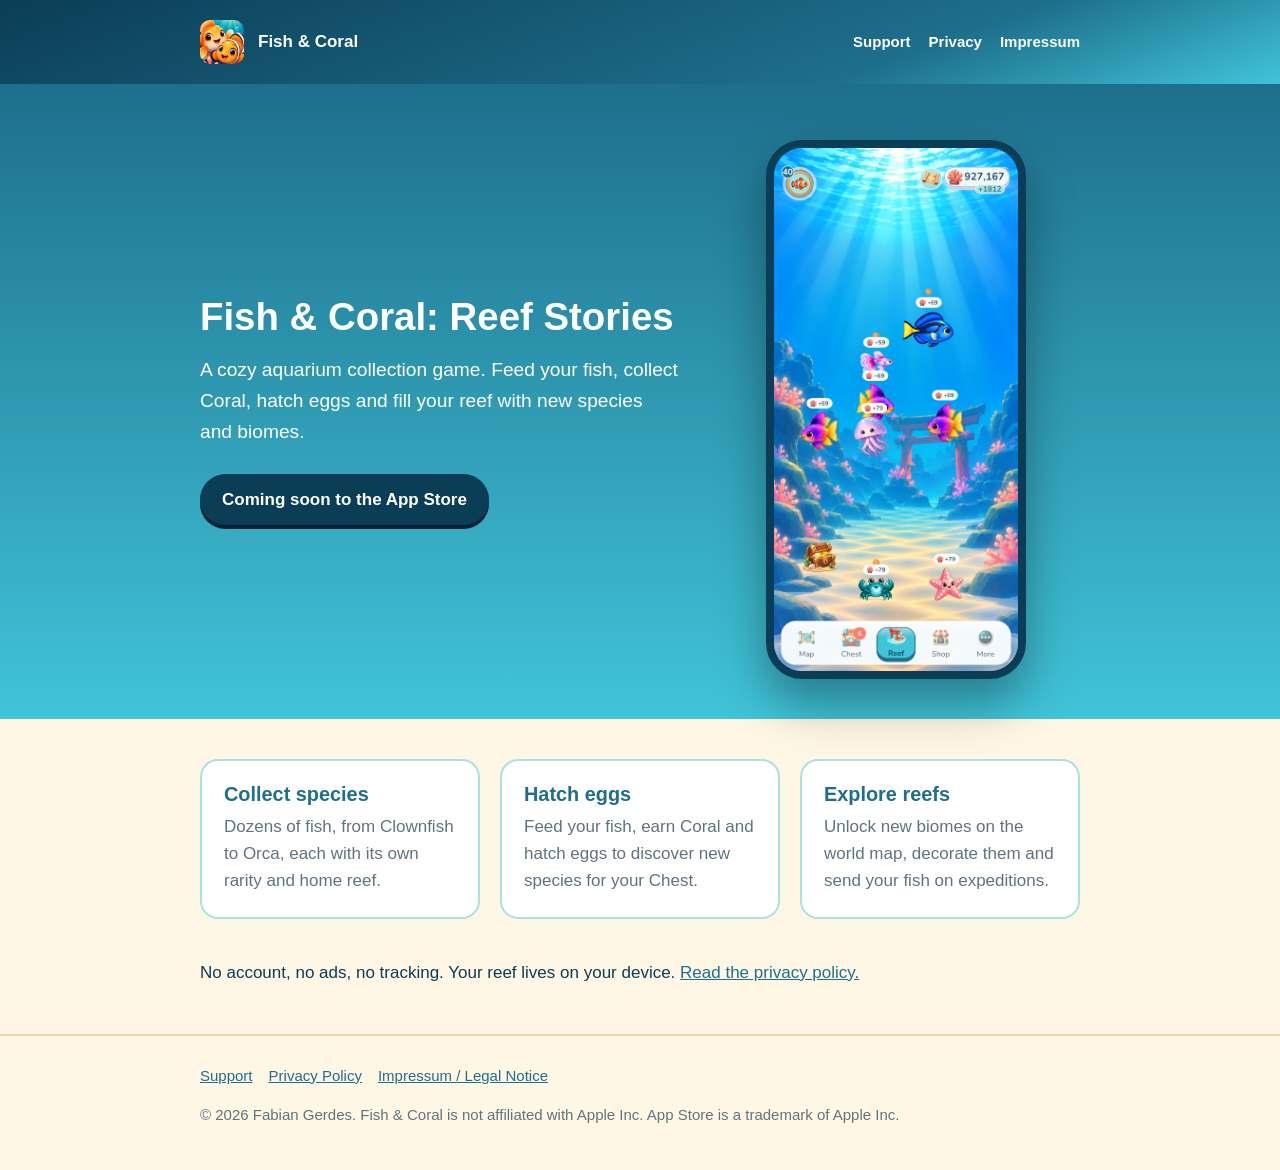
<file: index.html>
<!doctype html>
<html lang="en">
<head>
<meta charset="utf-8">
<meta name="viewport" content="width=device-width, initial-scale=1">
<title>Fish &amp; Coral: Reef Stories</title>
<meta name="description" content="A cozy aquarium collection game for iPhone. Feed your fish, collect Coral, hatch eggs and fill your reef with new species and biomes.">
<link rel="icon" href="assets/icon.png">
<link rel="stylesheet" href="style.css">
</head>
<body>
<header class="site"><div class="wrap">
  <img src="assets/icon.png" alt=""><a class="brand" href="index.html">Fish &amp; Coral</a>
  <nav><a href="support.html">Support</a><a href="privacy.html">Privacy</a><a href="impressum.html">Impressum</a></nav>
</div></header>

<section class="hero"><div class="wrap">
  <div>
    <h1>Fish &amp; Coral: Reef Stories</h1>
    <p class="lead">A cozy aquarium collection game. Feed your fish, collect Coral, hatch eggs and fill your reef with new species and biomes.</p>
    <!-- TODO: replace with the App Store badge + link once the app is live:
         <a class="btn" href="[APP-STORE-LINK]">Download on the App Store</a> -->
    <a class="btn soon" href="support.html">Coming soon to the App Store</a>
  </div>
  <img class="phone" src="assets/screenshot-reef.png" alt="Fish &amp; Coral reef screen with colourful fish swimming over coral">
</div></section>

<main class="wrap">
  <div class="features">
    <div class="card"><h3>Collect species</h3><p>Dozens of fish, from Clownfish to Orca, each with its own rarity and home reef.</p></div>
    <div class="card"><h3>Hatch eggs</h3><p>Feed your fish, earn Coral and hatch eggs to discover new species for your Chest.</p></div>
    <div class="card"><h3>Explore reefs</h3><p>Unlock new biomes on the world map, decorate them and send your fish on expeditions.</p></div>
  </div>
  <p>No account, no ads, no tracking. Your reef lives on your device. <a href="privacy.html">Read the privacy policy.</a></p>
</main>

<footer class="site"><div class="wrap">
  <nav><a href="support.html">Support</a><a href="privacy.html">Privacy Policy</a><a href="impressum.html">Impressum / Legal Notice</a></nav>
  <p>&copy; 2026 Fabian Gerdes. Fish &amp; Coral is not affiliated with Apple Inc. App Store is a trademark of Apple Inc.</p>
</div></footer>
</body>
</html>
</file>
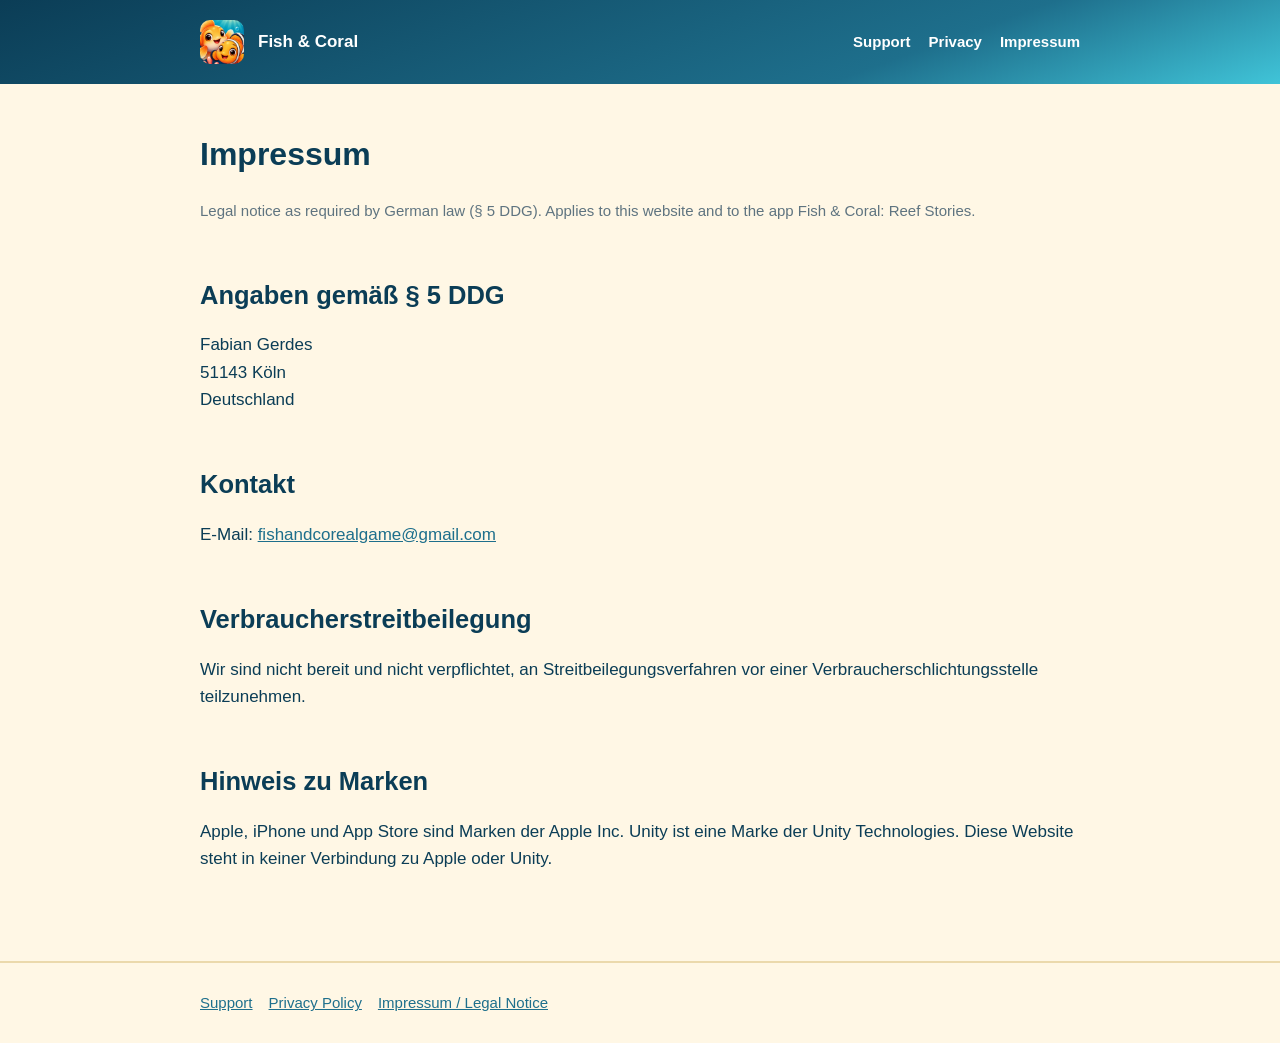
<file: impressum.html>
<!doctype html>
<html lang="de">
<head>
<meta charset="utf-8">
<meta name="viewport" content="width=device-width, initial-scale=1">
<title>Impressum – Fish &amp; Coral</title>
<link rel="icon" href="assets/icon.png">
<link rel="stylesheet" href="style.css">
</head>
<body>
<header class="site"><div class="wrap">
  <img src="assets/icon.png" alt=""><a class="brand" href="index.html">Fish &amp; Coral</a>
  <nav><a href="support.html">Support</a><a href="privacy.html">Privacy</a><a href="impressum.html">Impressum</a></nav>
</div></header>

<main class="wrap"><article>
<h1>Impressum</h1>
<p class="meta">Legal notice as required by German law (§ 5 DDG). Applies to this website and to the app Fish &amp; Coral: Reef Stories.</p>

<h2>Angaben gemäß § 5 DDG</h2>
<address>
  Fabian Gerdes<br>
  51143 Köln<br>
  Deutschland
</address>

<h2>Kontakt</h2>
<p>E-Mail: <a href="mailto:fishandcoralgame@gmail.com">fishandcorealgame@gmail.com</a></p>

<h2>Verbraucherstreitbeilegung</h2>
<p>Wir sind nicht bereit und nicht verpflichtet, an Streitbeilegungsverfahren vor einer Verbraucherschlichtungsstelle teilzunehmen.</p>

<h2>Hinweis zu Marken</h2>
<p>Apple, iPhone und App Store sind Marken der Apple Inc. Unity ist eine Marke der Unity Technologies. Diese Website steht in keiner Verbindung zu Apple oder Unity.</p>
</article></main>

<footer class="site"><div class="wrap">
  <nav><a href="support.html">Support</a><a href="privacy.html">Privacy Policy</a><a href="impressum.html">Impressum / Legal Notice</a></nav>
</div></footer>
</body>
</html>
</file>
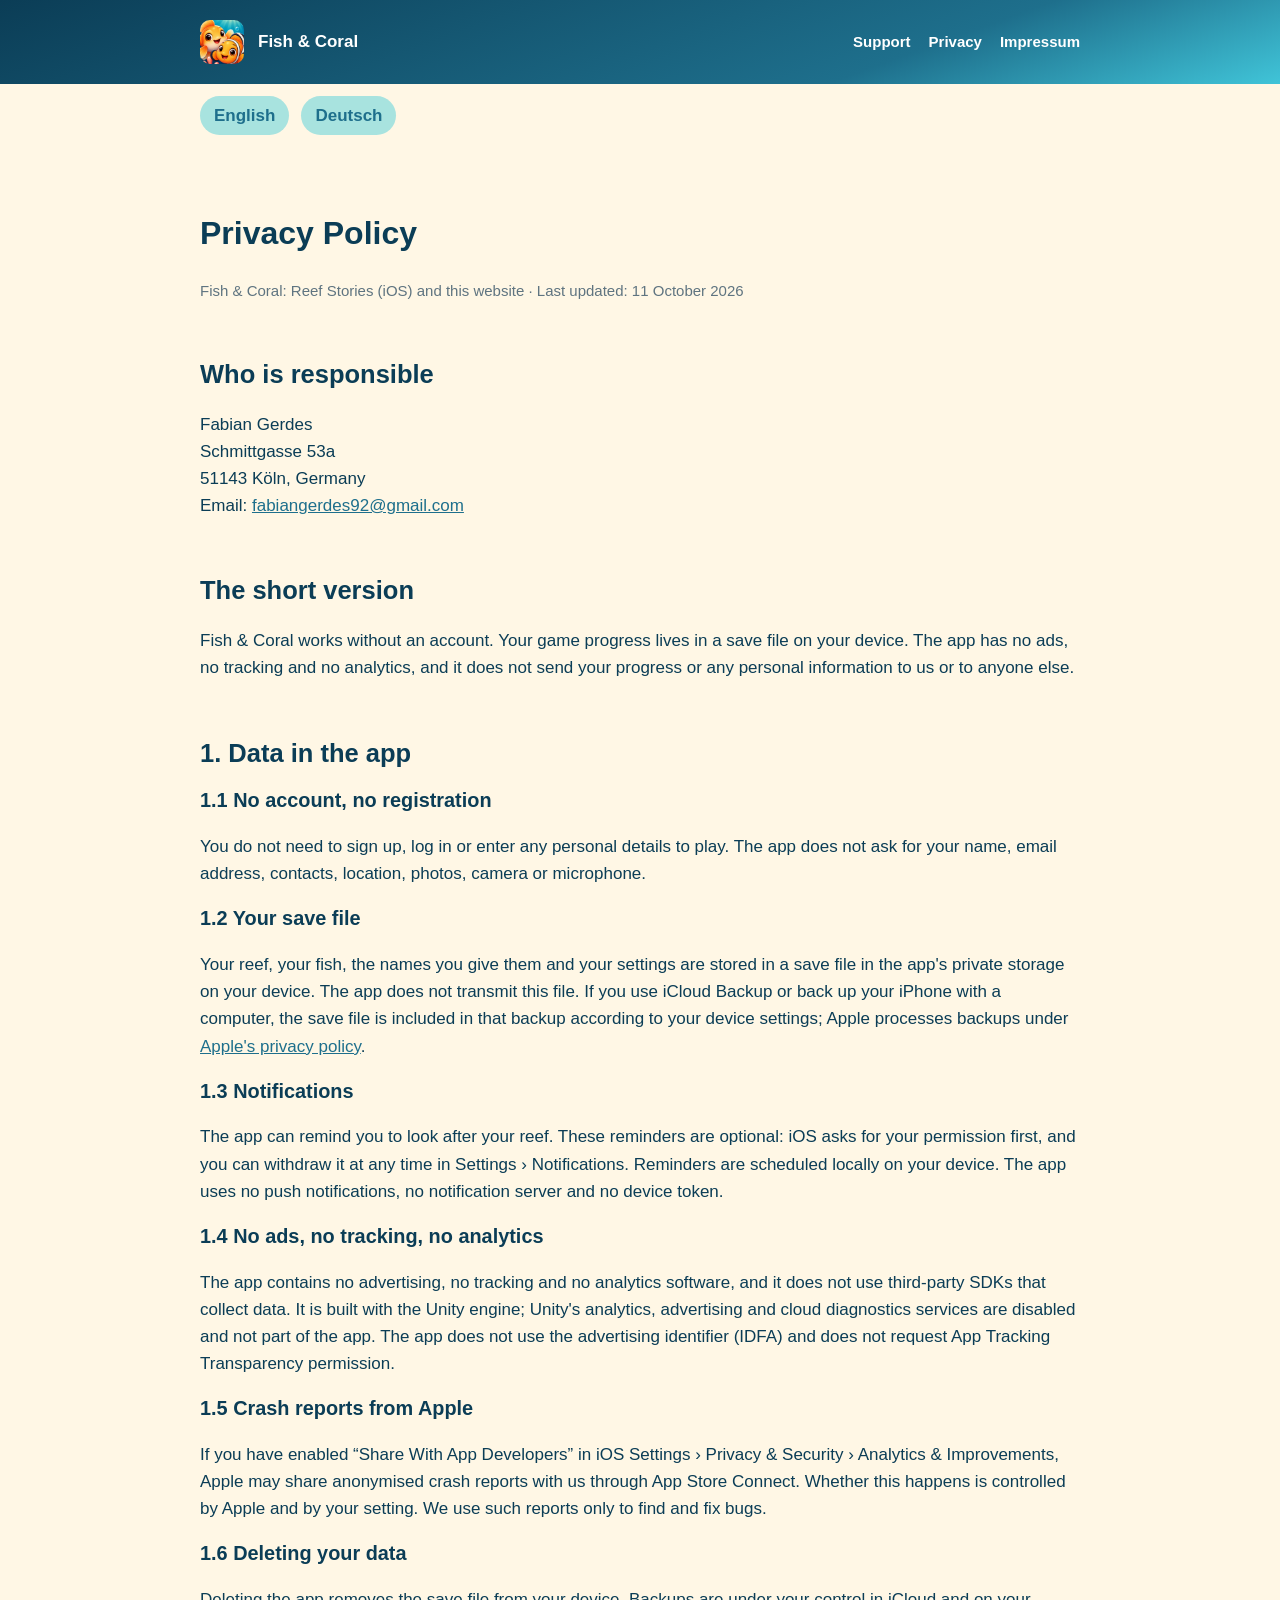
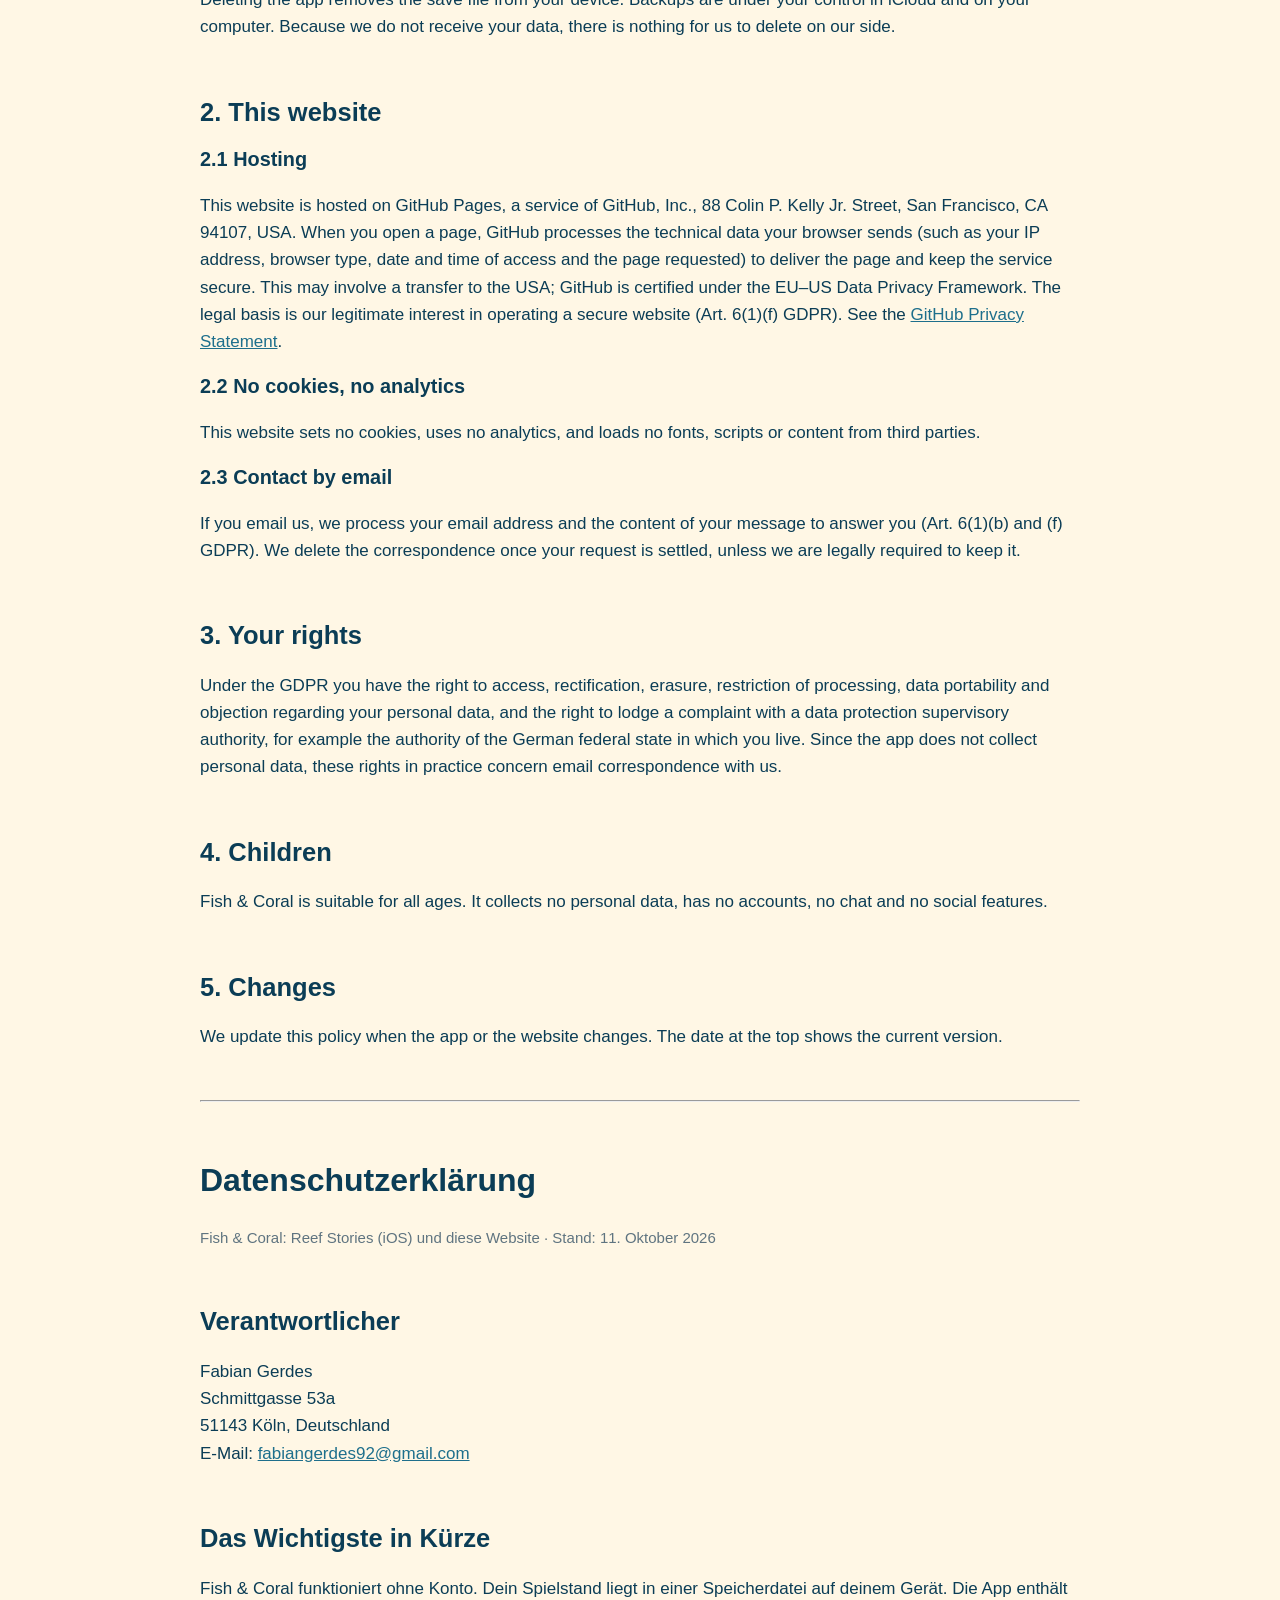
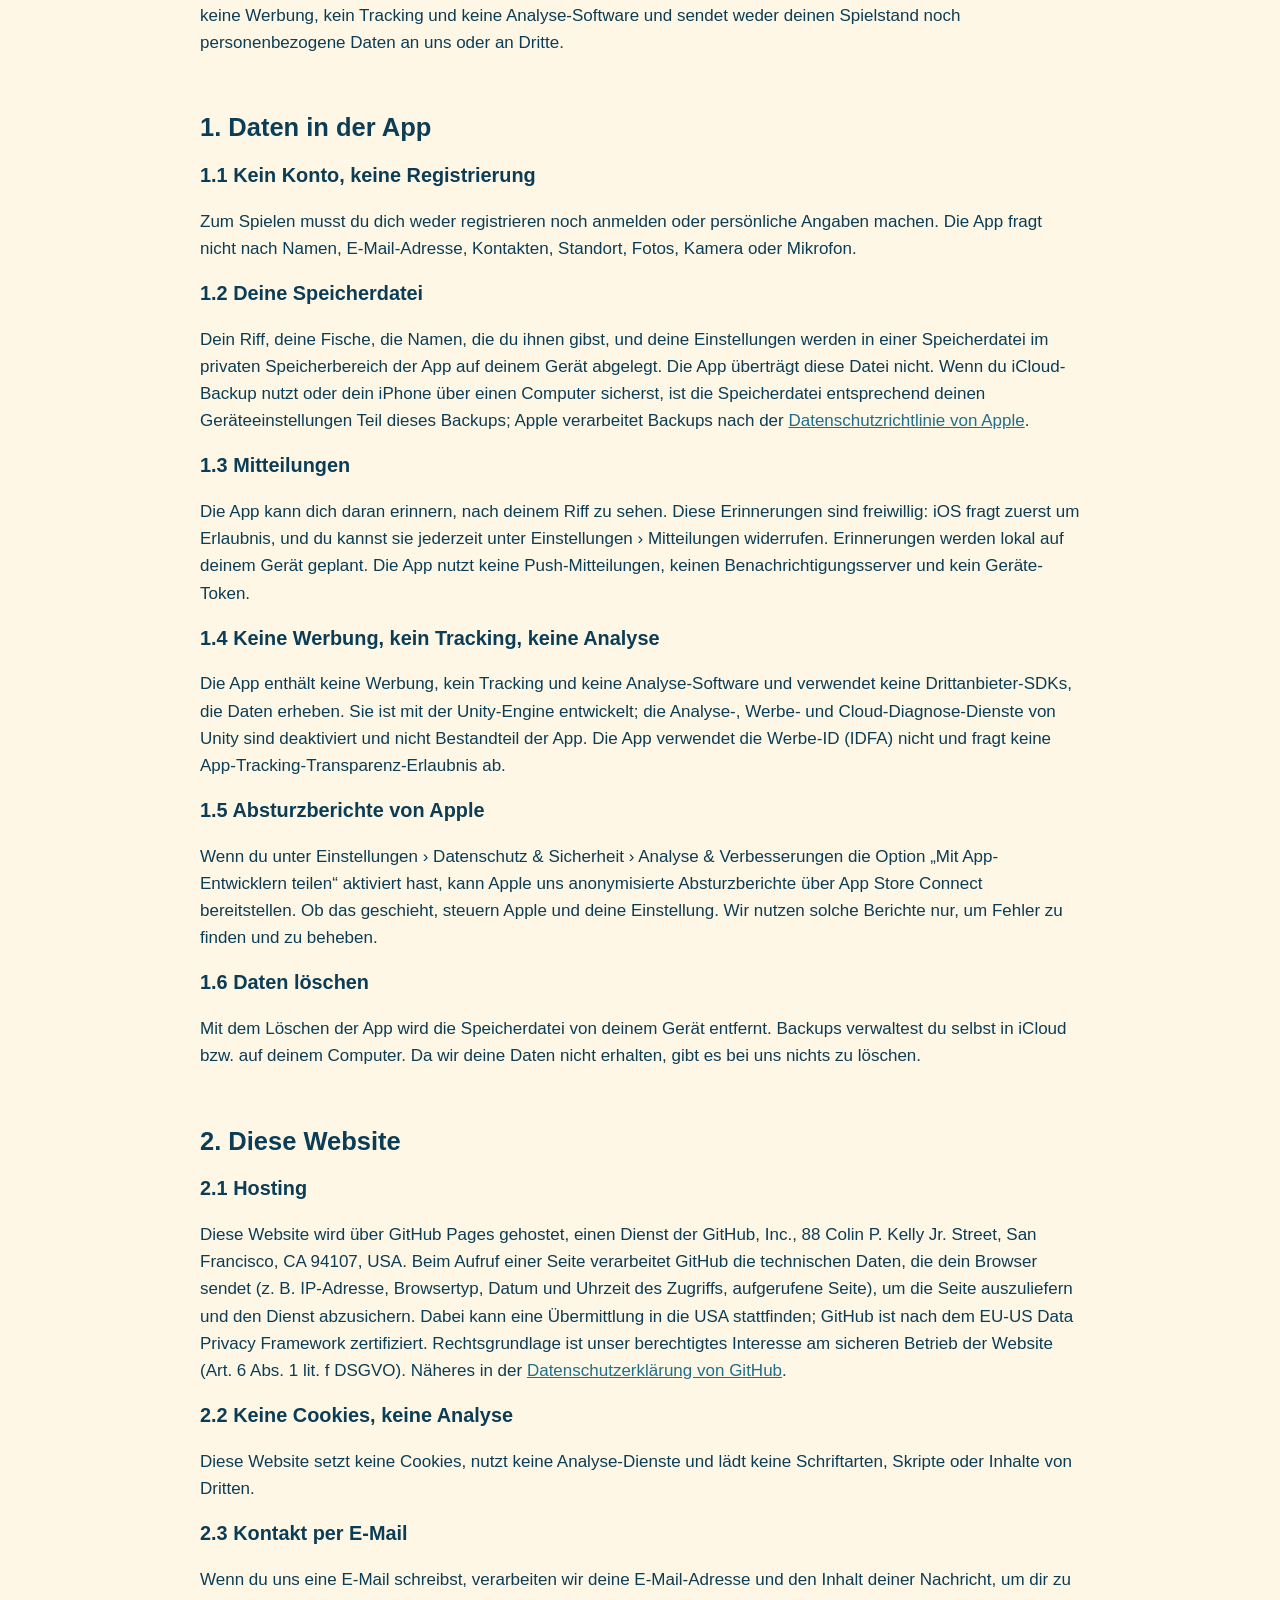
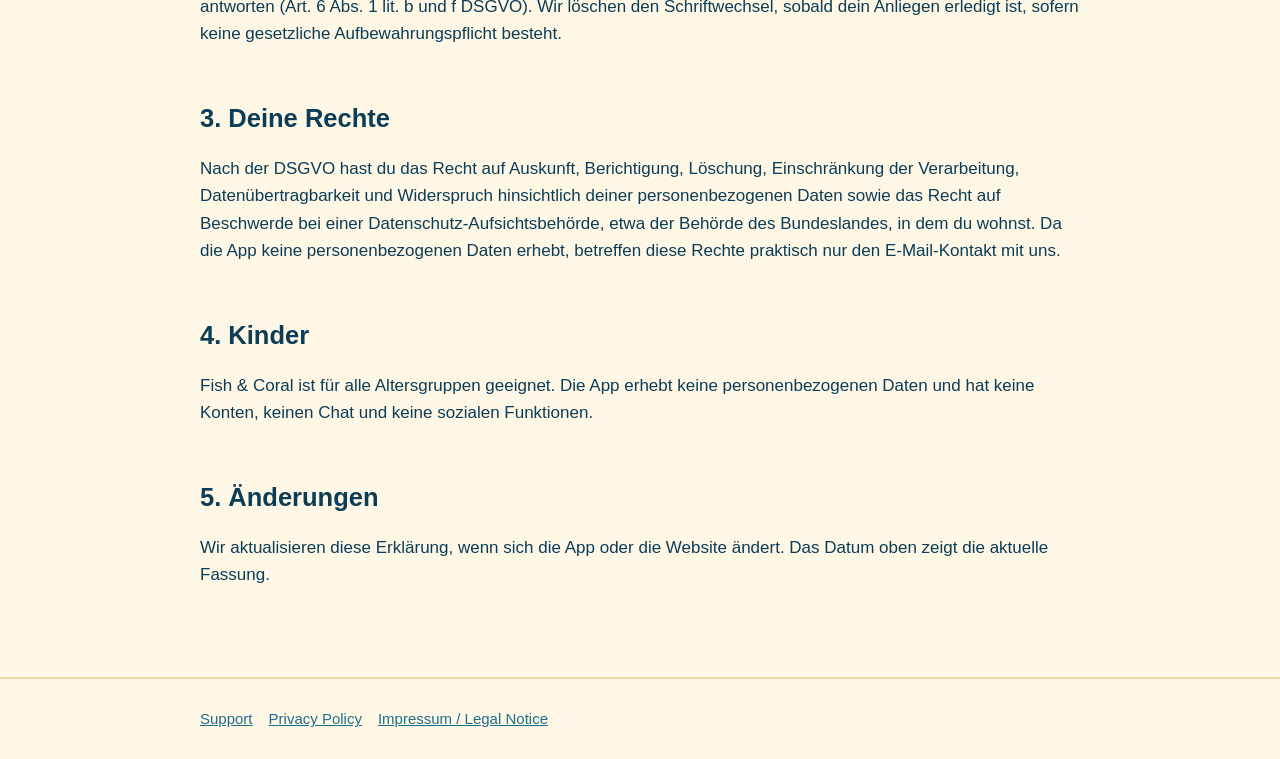
<file: privacy.html>
<!doctype html>
<html lang="en">
<head>
<meta charset="utf-8">
<meta name="viewport" content="width=device-width, initial-scale=1">
<title>Privacy Policy – Fish &amp; Coral</title>
<link rel="icon" href="assets/icon.png">
<link rel="stylesheet" href="style.css">
</head>
<body>
<header class="site"><div class="wrap">
  <img src="assets/icon.png" alt=""><a class="brand" href="index.html">Fish &amp; Coral</a>
  <nav><a href="support.html">Support</a><a href="privacy.html">Privacy</a><a href="impressum.html">Impressum</a></nav>
</div></header>

<main class="wrap">
<div class="lang"><a href="#en">English</a><a href="#de">Deutsch</a></div>

<!-- ===================================================== ENGLISH -->
<article id="en">
<h1>Privacy Policy</h1>
<p class="meta">Fish &amp; Coral: Reef Stories (iOS) and this website · Last updated: 11 October 2026</p>

<h2>Who is responsible</h2>
<address>
  Fabian Gerdes<br>
  Schmittgasse 53a<br>
  51143 Köln, Germany<br>
  Email: <a href="mailto:fabiangerdes92@gmail.com">fabiangerdes92@gmail.com</a>
</address>

<h2>The short version</h2>
<p>Fish &amp; Coral works without an account. Your game progress lives in a save file on your device. The app has no ads, no tracking and no analytics, and it does not send your progress or any personal information to us or to anyone else.</p>

<h2>1. Data in the app</h2>

<h3>1.1 No account, no registration</h3>
<p>You do not need to sign up, log in or enter any personal details to play. The app does not ask for your name, email address, contacts, location, photos, camera or microphone.</p>

<h3>1.2 Your save file</h3>
<p>Your reef, your fish, the names you give them and your settings are stored in a save file in the app's private storage on your device. The app does not transmit this file. If you use iCloud Backup or back up your iPhone with a computer, the save file is included in that backup according to your device settings; Apple processes backups under <a href="https://www.apple.com/legal/privacy/">Apple's privacy policy</a>.</p>

<h3>1.3 Notifications</h3>
<p>The app can remind you to look after your reef. These reminders are optional: iOS asks for your permission first, and you can withdraw it at any time in Settings › Notifications. Reminders are scheduled locally on your device. The app uses no push notifications, no notification server and no device token.</p>


<h3>1.4 No ads, no tracking, no analytics</h3>
<p>The app contains no advertising, no tracking and no analytics software, and it does not use third-party SDKs that collect data. It is built with the Unity engine; Unity's analytics, advertising and cloud diagnostics services are disabled and not part of the app. The app does not use the advertising identifier (IDFA) and does not request App Tracking Transparency permission.</p>

<h3>1.5 Crash reports from Apple</h3>
<p>If you have enabled “Share With App Developers” in iOS Settings › Privacy &amp; Security › Analytics &amp; Improvements, Apple may share anonymised crash reports with us through App Store Connect. Whether this happens is controlled by Apple and by your setting. We use such reports only to find and fix bugs.</p>

<h3>1.6 Deleting your data</h3>
<p>Deleting the app removes the save file from your device. Backups are under your control in iCloud and on your computer. Because we do not receive your data, there is nothing for us to delete on our side.</p>

<h2>2. This website</h2>

<h3>2.1 Hosting</h3>
<p>This website is hosted on GitHub Pages, a service of GitHub, Inc., 88 Colin P. Kelly Jr. Street, San Francisco, CA 94107, USA. When you open a page, GitHub processes the technical data your browser sends (such as your IP address, browser type, date and time of access and the page requested) to deliver the page and keep the service secure. This may involve a transfer to the USA; GitHub is certified under the EU–US Data Privacy Framework. The legal basis is our legitimate interest in operating a secure website (Art. 6(1)(f) GDPR). See the <a href="https://docs.github.com/en/site-policy/privacy-policies/github-general-privacy-statement">GitHub Privacy Statement</a>.</p>

<h3>2.2 No cookies, no analytics</h3>
<p>This website sets no cookies, uses no analytics, and loads no fonts, scripts or content from third parties.</p>

<h3>2.3 Contact by email</h3>
<p>If you email us, we process your email address and the content of your message to answer you (Art. 6(1)(b) and (f) GDPR). We delete the correspondence once your request is settled, unless we are legally required to keep it.</p>

<h2>3. Your rights</h2>
<p>Under the GDPR you have the right to access, rectification, erasure, restriction of processing, data portability and objection regarding your personal data, and the right to lodge a complaint with a data protection supervisory authority, for example the authority of the German federal state in which you live. Since the app does not collect personal data, these rights in practice concern email correspondence with us.</p>

<h2>4. Children</h2>
<p>Fish &amp; Coral is suitable for all ages. It collects no personal data, has no accounts, no chat and no social features.</p>

<h2>5. Changes</h2>
<p>We update this policy when the app or the website changes. The date at the top shows the current version.</p>
</article>

<hr>

<!-- ===================================================== DEUTSCH -->
<article id="de" lang="de">
<h1>Datenschutzerklärung</h1>
<p class="meta">Fish &amp; Coral: Reef Stories (iOS) und diese Website · Stand: 11. Oktober 2026</p>

<h2>Verantwortlicher</h2>
<address>
  Fabian Gerdes<br>
  Schmittgasse 53a<br>
  51143 Köln, Deutschland<br>
  E-Mail: <a href="mailto:fabiangerdes92@gmail.com">fabiangerdes92@gmail.com</a>
</address>

<h2>Das Wichtigste in Kürze</h2>
<p>Fish &amp; Coral funktioniert ohne Konto. Dein Spielstand liegt in einer Speicherdatei auf deinem Gerät. Die App enthält keine Werbung, kein Tracking und keine Analyse-Software und sendet weder deinen Spielstand noch personenbezogene Daten an uns oder an Dritte.</p>

<h2>1. Daten in der App</h2>

<h3>1.1 Kein Konto, keine Registrierung</h3>
<p>Zum Spielen musst du dich weder registrieren noch anmelden oder persönliche Angaben machen. Die App fragt nicht nach Namen, E-Mail-Adresse, Kontakten, Standort, Fotos, Kamera oder Mikrofon.</p>

<h3>1.2 Deine Speicherdatei</h3>
<p>Dein Riff, deine Fische, die Namen, die du ihnen gibst, und deine Einstellungen werden in einer Speicherdatei im privaten Speicherbereich der App auf deinem Gerät abgelegt. Die App überträgt diese Datei nicht. Wenn du iCloud-Backup nutzt oder dein iPhone über einen Computer sicherst, ist die Speicherdatei entsprechend deinen Geräteeinstellungen Teil dieses Backups; Apple verarbeitet Backups nach der <a href="https://www.apple.com/de/legal/privacy/">Datenschutzrichtlinie von Apple</a>.</p>

<h3>1.3 Mitteilungen</h3>
<p>Die App kann dich daran erinnern, nach deinem Riff zu sehen. Diese Erinnerungen sind freiwillig: iOS fragt zuerst um Erlaubnis, und du kannst sie jederzeit unter Einstellungen › Mitteilungen widerrufen. Erinnerungen werden lokal auf deinem Gerät geplant. Die App nutzt keine Push-Mitteilungen, keinen Benachrichtigungsserver und kein Geräte-Token.</p>


<h3>1.4 Keine Werbung, kein Tracking, keine Analyse</h3>
<p>Die App enthält keine Werbung, kein Tracking und keine Analyse-Software und verwendet keine Drittanbieter-SDKs, die Daten erheben. Sie ist mit der Unity-Engine entwickelt; die Analyse-, Werbe- und Cloud-Diagnose-Dienste von Unity sind deaktiviert und nicht Bestandteil der App. Die App verwendet die Werbe-ID (IDFA) nicht und fragt keine App-Tracking-Transparenz-Erlaubnis ab.</p>

<h3>1.5 Absturzberichte von Apple</h3>
<p>Wenn du unter Einstellungen › Datenschutz &amp; Sicherheit › Analyse &amp; Verbesserungen die Option „Mit App-Entwicklern teilen“ aktiviert hast, kann Apple uns anonymisierte Absturzberichte über App Store Connect bereitstellen. Ob das geschieht, steuern Apple und deine Einstellung. Wir nutzen solche Berichte nur, um Fehler zu finden und zu beheben.</p>

<h3>1.6 Daten löschen</h3>
<p>Mit dem Löschen der App wird die Speicherdatei von deinem Gerät entfernt. Backups verwaltest du selbst in iCloud bzw. auf deinem Computer. Da wir deine Daten nicht erhalten, gibt es bei uns nichts zu löschen.</p>

<h2>2. Diese Website</h2>

<h3>2.1 Hosting</h3>
<p>Diese Website wird über GitHub Pages gehostet, einen Dienst der GitHub, Inc., 88 Colin P. Kelly Jr. Street, San Francisco, CA 94107, USA. Beim Aufruf einer Seite verarbeitet GitHub die technischen Daten, die dein Browser sendet (z. B. IP-Adresse, Browsertyp, Datum und Uhrzeit des Zugriffs, aufgerufene Seite), um die Seite auszuliefern und den Dienst abzusichern. Dabei kann eine Übermittlung in die USA stattfinden; GitHub ist nach dem EU-US Data Privacy Framework zertifiziert. Rechtsgrundlage ist unser berechtigtes Interesse am sicheren Betrieb der Website (Art. 6 Abs. 1 lit. f DSGVO). Näheres in der <a href="https://docs.github.com/de/site-policy/privacy-policies/github-general-privacy-statement">Datenschutzerklärung von GitHub</a>.</p>

<h3>2.2 Keine Cookies, keine Analyse</h3>
<p>Diese Website setzt keine Cookies, nutzt keine Analyse-Dienste und lädt keine Schriftarten, Skripte oder Inhalte von Dritten.</p>

<h3>2.3 Kontakt per E-Mail</h3>
<p>Wenn du uns eine E-Mail schreibst, verarbeiten wir deine E-Mail-Adresse und den Inhalt deiner Nachricht, um dir zu antworten (Art. 6 Abs. 1 lit. b und f DSGVO). Wir löschen den Schriftwechsel, sobald dein Anliegen erledigt ist, sofern keine gesetzliche Aufbewahrungspflicht besteht.</p>

<h2>3. Deine Rechte</h2>
<p>Nach der DSGVO hast du das Recht auf Auskunft, Berichtigung, Löschung, Einschränkung der Verarbeitung, Datenübertragbarkeit und Widerspruch hinsichtlich deiner personenbezogenen Daten sowie das Recht auf Beschwerde bei einer Datenschutz-Aufsichtsbehörde, etwa der Behörde des Bundeslandes, in dem du wohnst. Da die App keine personenbezogenen Daten erhebt, betreffen diese Rechte praktisch nur den E-Mail-Kontakt mit uns.</p>

<h2>4. Kinder</h2>
<p>Fish &amp; Coral ist für alle Altersgruppen geeignet. Die App erhebt keine personenbezogenen Daten und hat keine Konten, keinen Chat und keine sozialen Funktionen.</p>

<h2>5. Änderungen</h2>
<p>Wir aktualisieren diese Erklärung, wenn sich die App oder die Website ändert. Das Datum oben zeigt die aktuelle Fassung.</p>
</article>
</main>

<footer class="site"><div class="wrap">
  <nav><a href="support.html">Support</a><a href="privacy.html">Privacy Policy</a><a href="impressum.html">Impressum / Legal Notice</a></nav>
</div></footer>
</body>
</html>
</file>
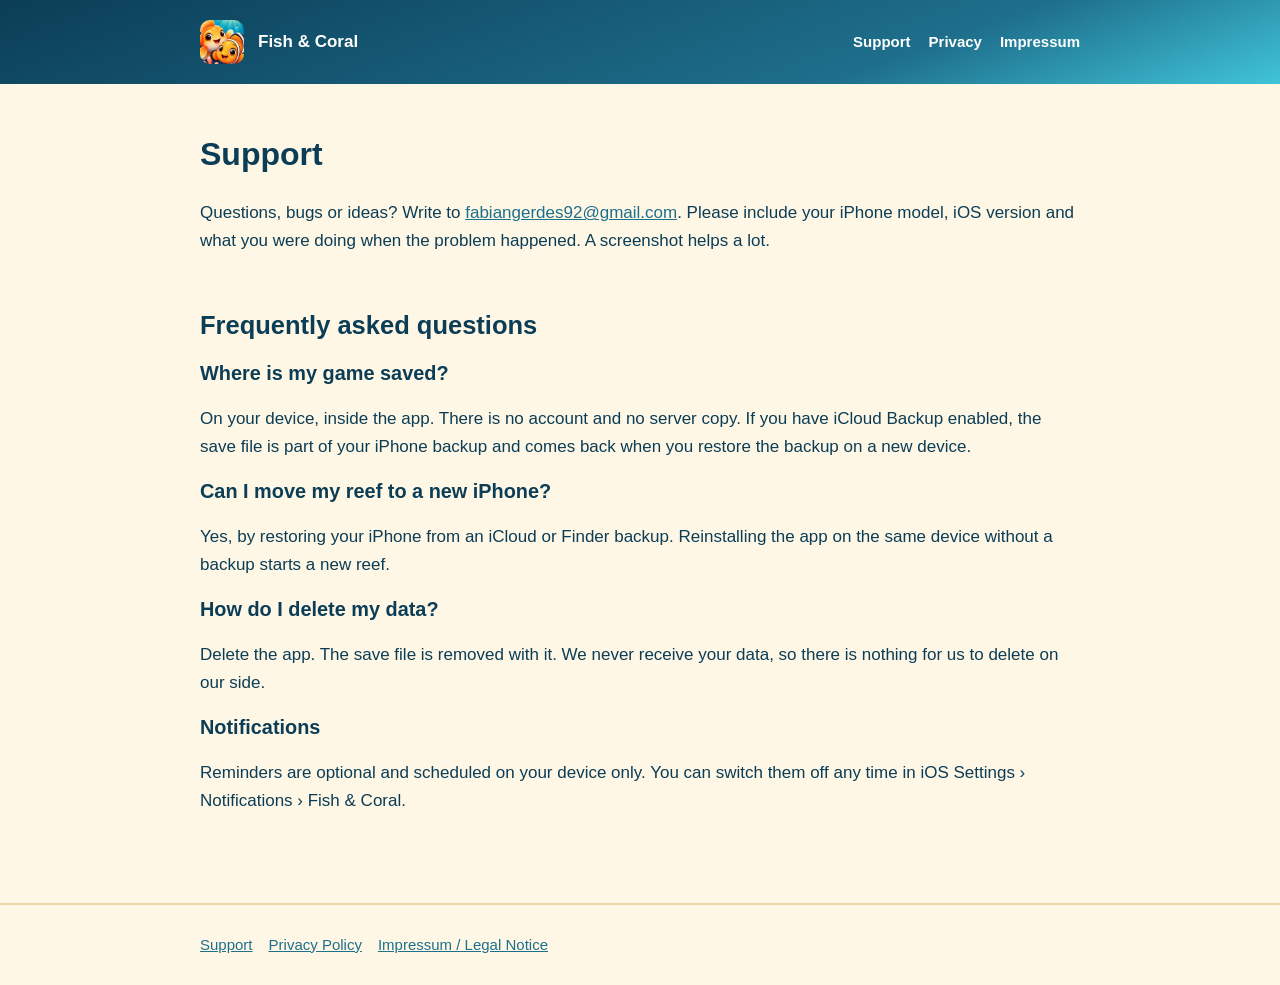
<file: support.html>
<!doctype html>
<html lang="en">
<head>
<meta charset="utf-8">
<meta name="viewport" content="width=device-width, initial-scale=1">
<title>Support – Fish &amp; Coral</title>
<link rel="icon" href="assets/icon.png">
<link rel="stylesheet" href="style.css">
</head>
<body>
<header class="site"><div class="wrap">
  <img src="assets/icon.png" alt=""><a class="brand" href="index.html">Fish &amp; Coral</a>
  <nav><a href="support.html">Support</a><a href="privacy.html">Privacy</a><a href="impressum.html">Impressum</a></nav>
</div></header>

<main class="wrap"><article>
  <h1>Support</h1>
  <p>Questions, bugs or ideas? Write to <a href="mailto:fabiangerdes92@gmail.com">fabiangerdes92@gmail.com</a>. Please include your iPhone model, iOS version and what you were doing when the problem happened. A screenshot helps a lot.</p>

  <h2>Frequently asked questions</h2>

  <h3>Where is my game saved?</h3>
  <p>On your device, inside the app. There is no account and no server copy. If you have iCloud Backup enabled, the save file is part of your iPhone backup and comes back when you restore the backup on a new device.</p>

  <h3>Can I move my reef to a new iPhone?</h3>
  <p>Yes, by restoring your iPhone from an iCloud or Finder backup. Reinstalling the app on the same device without a backup starts a new reef.</p>

  <h3>How do I delete my data?</h3>
  <p>Delete the app. The save file is removed with it. We never receive your data, so there is nothing for us to delete on our side.</p>

  <h3>Notifications</h3>
  <p>Reminders are optional and scheduled on your device only. You can switch them off any time in iOS Settings › Notifications › Fish &amp; Coral.</p>
</article></main>

<footer class="site"><div class="wrap">
  <nav><a href="support.html">Support</a><a href="privacy.html">Privacy Policy</a><a href="impressum.html">Impressum / Legal Notice</a></nav>
</div></footer>
</body>
</html>
</file>
<file: style.css>
:root {
  --navy: #0B3D56; --teal: #1E6F8C; --aqua: #40C4D8; --pale: #A8E3DF;
  --cream: #FFF7E5; --sand: #EBD9AC; --coral: #FF7B6B; --gold: #F4C542; --muted: #5f7480;
}
* { box-sizing: border-box; }
html { -webkit-text-size-adjust: 100%; }
body {
  margin: 0; background: var(--cream); color: var(--navy);
  font: 17px/1.6 -apple-system, BlinkMacSystemFont, "Segoe UI", Roboto, "Helvetica Neue", Arial, sans-serif;
}
a { color: var(--teal); }
h1, h2, h3 { line-height: 1.2; }
h2 { margin-top: 2.2em; }
.wrap { max-width: 920px; margin: 0 auto; padding: 0 20px; }
header.site {
  background: linear-gradient(160deg, var(--navy), var(--teal) 70%, var(--aqua));
  color: #fff; padding: 20px 0;
}
header.site .wrap { display: flex; align-items: center; gap: 14px; }
header.site img { width: 44px; height: 44px; border-radius: 10px; }
header.site a { color: #fff; text-decoration: none; font-weight: 700; }
header.site nav { margin-left: auto; display: flex; gap: 18px; font-size: 15px; }
.hero { background: linear-gradient(180deg, var(--teal), var(--aqua)); color: #fff; padding: 56px 0 40px; }
.hero .wrap { display: grid; grid-template-columns: 1fr; gap: 32px; align-items: center; }
.hero h1 { font-size: 2.4rem; margin: 0 0 .4em; }
.hero p.lead { font-size: 1.2rem; margin: 0 0 1.4em; }
.hero .phone { justify-self: center; width: 260px; border-radius: 36px; border: 8px solid #0b3d56; box-shadow: 0 24px 48px rgba(0,0,0,.35); display: block; }
.btn {
  display: inline-block; padding: 12px 22px; border-radius: 999px; font-weight: 700; text-decoration: none;
  background: var(--coral); color: #fff; box-shadow: 0 4px 0 #c9574b;
}
.btn.soon { background: var(--navy); box-shadow: 0 4px 0 #062331; }
.features { display: grid; grid-template-columns: 1fr; gap: 20px; margin: 40px 0; }
.card { background: #fff; border-radius: 18px; padding: 22px; border: 2px solid var(--pale); }
.card h3 { margin: 0 0 .3em; color: var(--teal); }
.card p { margin: 0; color: var(--muted); }
footer.site { border-top: 2px solid var(--sand); margin-top: 48px; padding: 28px 0; font-size: 15px; color: var(--muted); }
footer.site nav a { margin-right: 16px; }
article { padding: 24px 0; }
article h1 { font-size: 2rem; }
.meta { color: var(--muted); font-size: 15px; }
.lang { display: flex; gap: 12px; margin: 12px 0 28px; }
.lang a { padding: 6px 14px; border-radius: 999px; background: var(--pale); text-decoration: none; font-weight: 700; }
.todo { background: #fff2a8; padding: 0 4px; border-radius: 4px; }
address { font-style: normal; }
@media (min-width: 720px) {
  .hero .wrap { grid-template-columns: 1.3fr 1fr; }
  .features { grid-template-columns: repeat(3, 1fr); }
}
header.site .brand { white-space: nowrap; }
@media (max-width: 719px) {
  header.site nav { gap: 10px; font-size: 14px; }
  header.site .wrap { gap: 10px; }
}
header.site .wrap { flex-wrap: wrap; }
@media (max-width: 719px) { header.site nav { width: 100%; margin-left: 0; gap: 18px; font-size: 15px; } }
</file>
